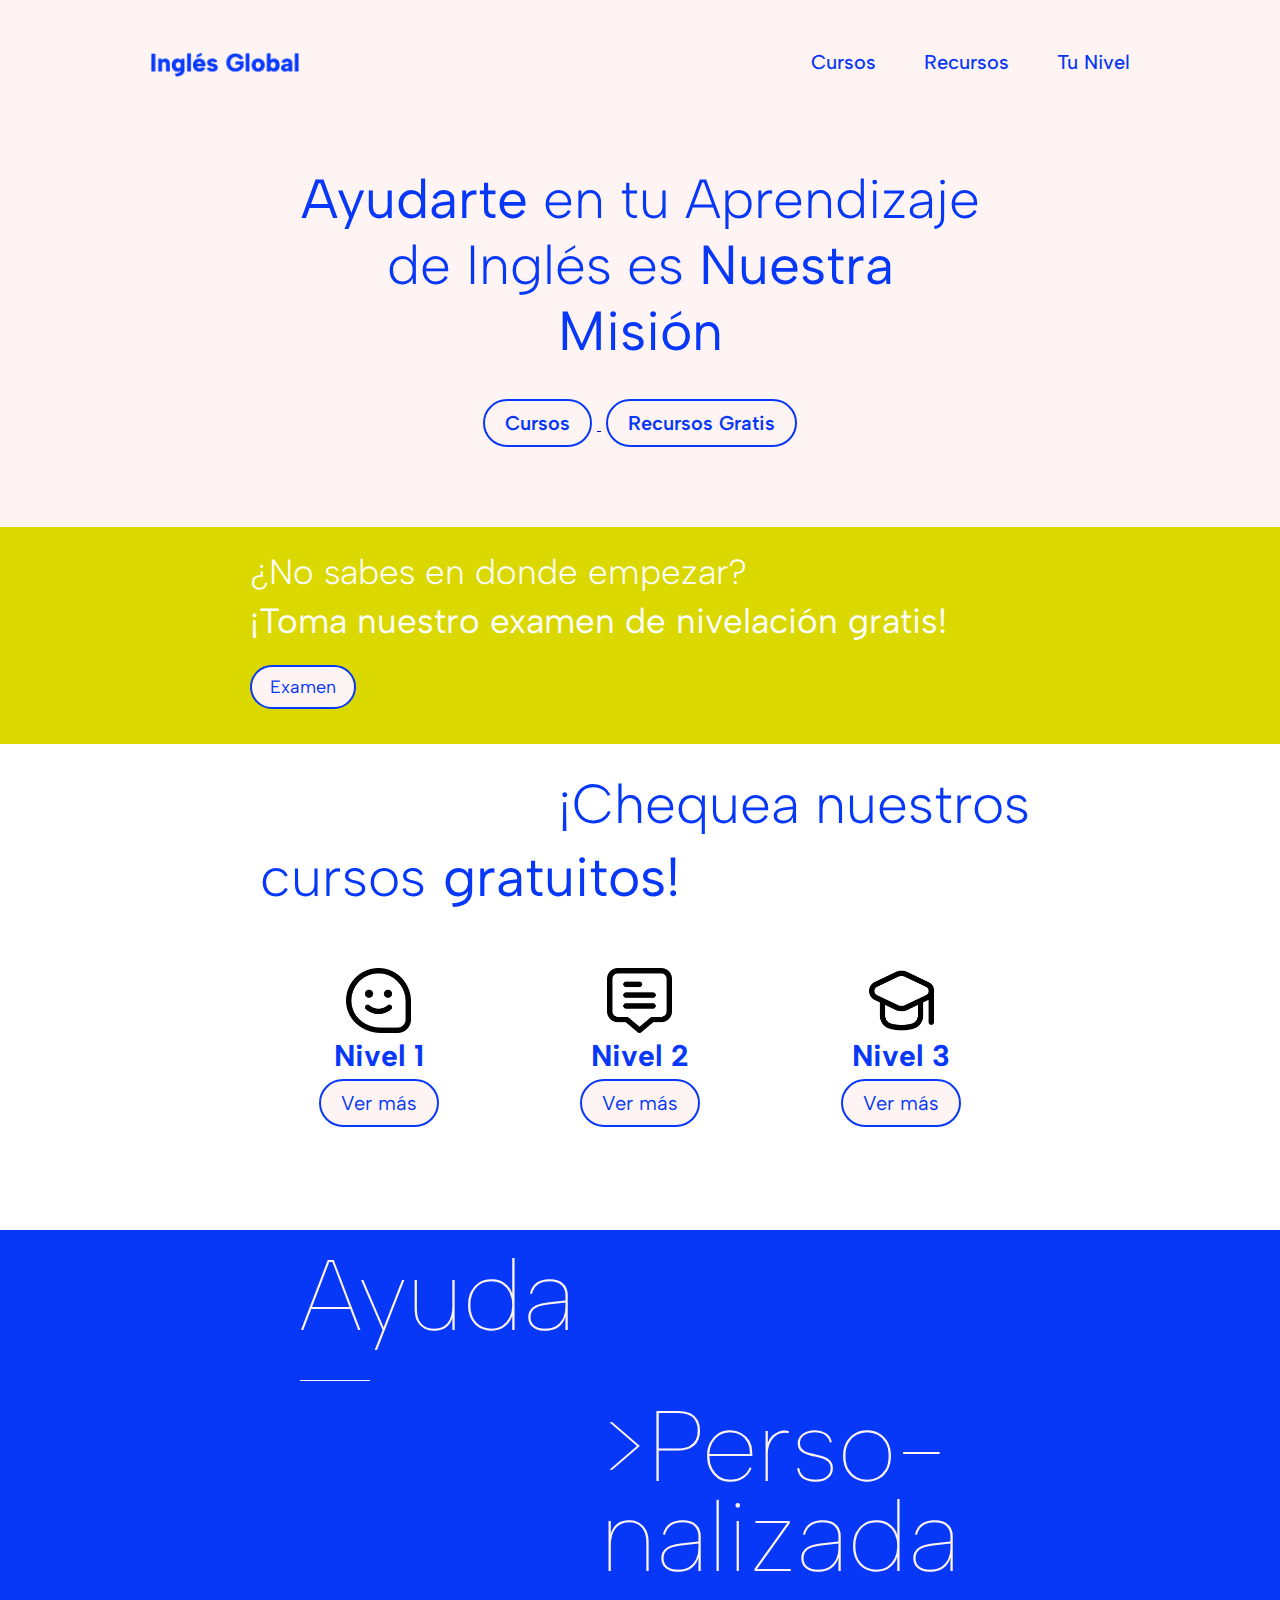
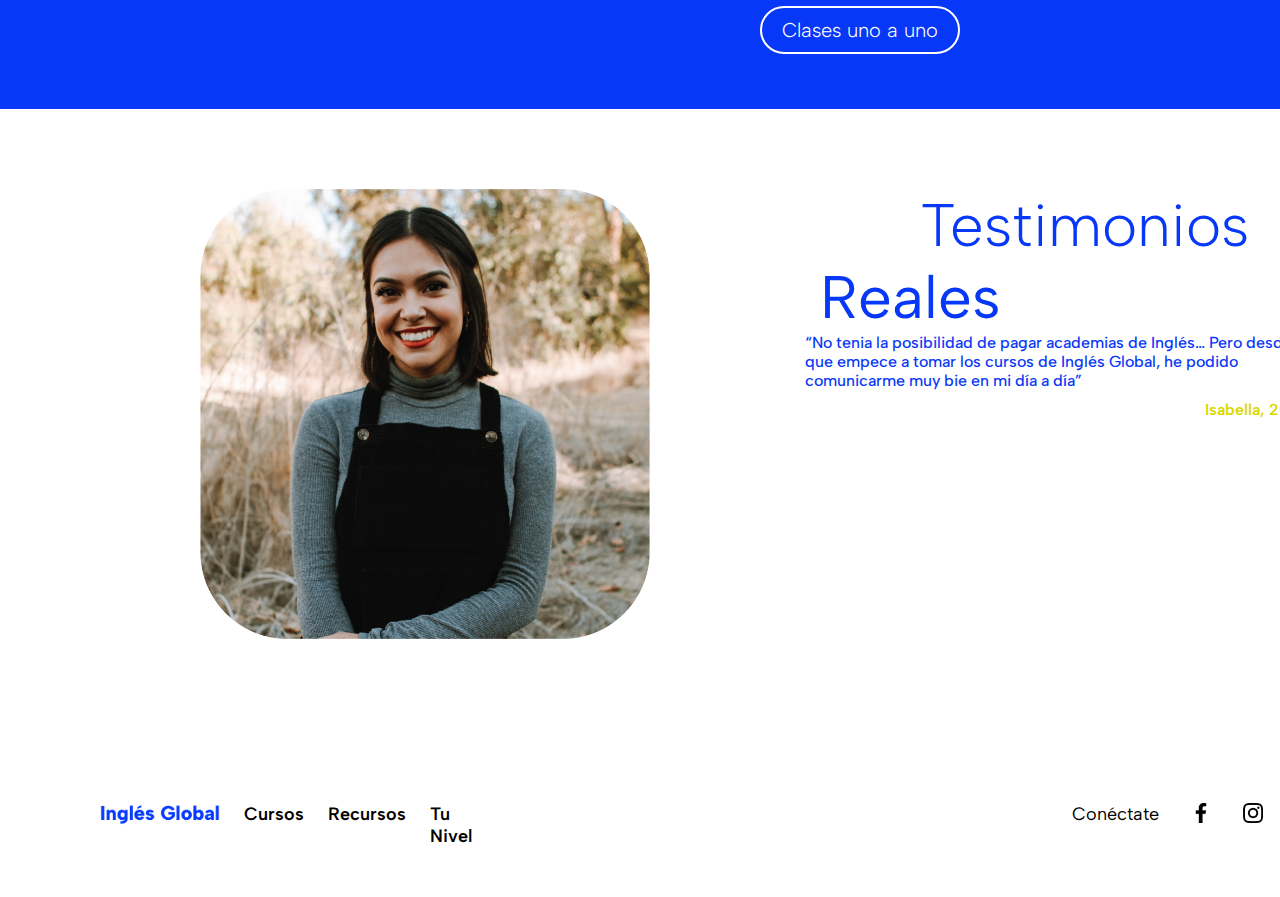
<file: Index.html>
<!doctype html>
<html>
<head>
<meta charset="UTF-8">
    <title>Ingles Global</title>
    <link rel="preconnect" href="https://fonts.googleapis.com">
    <link rel="preconnect" href="https://fonts.gstatic.com" crossorigin>
    <link href="https://fonts.googleapis.com/css2?family=Albert+Sans:wght@100;300;400;500;600;700&display=swap" rel="stylesheet">
<link rel="stylesheet" href="Index.css">
    <style>
        body {font-family: Albert Sans, sans-serif;
        }
     
        .HomeLanding {
            background-color: #FFF4F4;

        }
        .TomaExamen {
            background-color: #DBD800;
        
        }
        .ClasesPagas {
            background-color:#0838F7;
        }
    </style>

</head>

<body>

    
        <header>
            <nav>
                <ul> 
                        <container class="containera">
                           <a href="Index.html"><img src="HomePageImages/logo.png" alt="" id="logo" width="150px" height="auto"></a>
                        </container>

                        <container class="containerb">
                            <li><a href="Cursos.html">Cursos</a></li>
                            <li><a href="Recursos.html">Recursos</a></li>
                            <li><a href="Examen.html">Tu Nivel</a></li>
                        </container>
                
                </ul>
            </nav>
        </header>
  

<section class="HomeLanding">
    <div class="homecontainer">
        <h2><b>Ayudarte</b> en tu Aprendizaje de Inglés es <b>Nuestra Misión</b></h2>
    </div>
    <div class="container1">
        <a href="Cursos.html"><button type="button">Cursos</button> </a>
        <a href="Recursos.html"><button type="button">Recursos Gratis</button></a>
    </div>
</section>

<section class="TomaExamen">
    <h3>¿No sabes en donde empezar?</h3>
    <h3><b>¡Toma nuestro examen de nivelación gratis!</b></h3>
    <a href="Examen.html"><button type="button">Examen</button></a>
</section>

<section class="Cursos">

    <section class="NivelesType">
        <div class="container1b">
            <h2>¡Chequea nuestros</h2>
        </div>

        <div class="container1c">
            <h2> cursos <b>gratuitos!</b> </h2>
        </div>
    </section>
    <section class="Niveles">

        <div class="container2">
            <section class="Nivel1">
                <img src="HomePageImages/commentsmile.png" alt="Nivel 1 Icon" width="65" height="65">
                <h4>Nivel 1</h4>
                <a href="Cursos.html"><button type="button">Ver más</button></a>
            </section>

            <section class="Nivel2">
                <img src="HomePageImages/comment.png" alt="Nivel 2 Icon" width="65" height="65">
                <h4>Nivel 2</h4>
                <a href="Cursos.html"><button type="button">Ver más</button></a>
            </section>
            
            <section class="Nivel3">
               <img src="HomePageImages/graduationcap.png" alt="Nivel 3 Icon" width="65" height="65">
                <h4>Nivel 3</h4>
                <a href="Cursos.html"><button type="button">Ver más</button></a>
            </section>
        </div>
    </section>      
    
</section>

<section class="ClasesPagas">

    <div class="container3">
        <h1>Ayuda</h1>
        <hr width="70"
        size="3"
        color="white">
    </div>

    <div class="container4">
        <h1>>Perso-<br>nalizada</h1>
        <a href="Cursos.html"> <button type="button"> Clases uno a uno</button>  </a>
    </div>  
</section>

<section class="Testimonio">
    <div class= "row">
        <div class= "column">
            <div class= "testimonial_image">
                <img src="HomePageImages/Testimonial.png" alt="Testimonial Woman" height="auto" width="450">
            </div>
        </div>
        <div class="column">
            <div class="title">
                <div class="title1">
                        <h3> Testimonios</h3>
                </div>
                <div class="title2">
                        <h3> <b> Reales </b> </h3>
                </div>
                <div class="paragraph1">
                        <p>“No tenia la posibilidad de pagar
                        academias de Inglés… Pero desde
                        que empece a tomar los cursos de
                        Inglés Global, he podido comunicarme
                        muy bie en mi día a día”</p>
                </div>
                <div class="paragraph2">
                        <p>Isabella, 2023.</p>
                </div>
            </div>
        <div>
    </div>
 </section>


 <footer>
    <div class="container"> 
        <div class="footerleft">
            <a href="inglesglobal2.html"><img src="HomePageImages/logo.png" alt="" id="logo" width="120px" height="auto"></a>
            <li><a href="Cursos.html">Cursos</a></li>
            <li><a href="Recursos.html">Recursos</a></li>
            <li><a href="Examen.html">Tu Nivel</a></li>
        </div>
        
        <div class="footerright"> 
            <p> Conéctate </p>
            <li> <img src="Socials Images/facebook.png" alt="Facebook" height= "20px" width="20px"> </li>   
            <li> <img src="Socials Images/instagram.png" alt="Instagram" height="20px" width="20px"> </li>
            <li> <img src="Socials Images/whatsapp.png" alt="Whatsapp" height="20px" width="20px"> </li>

</footer>

</body>
</html>
</file>
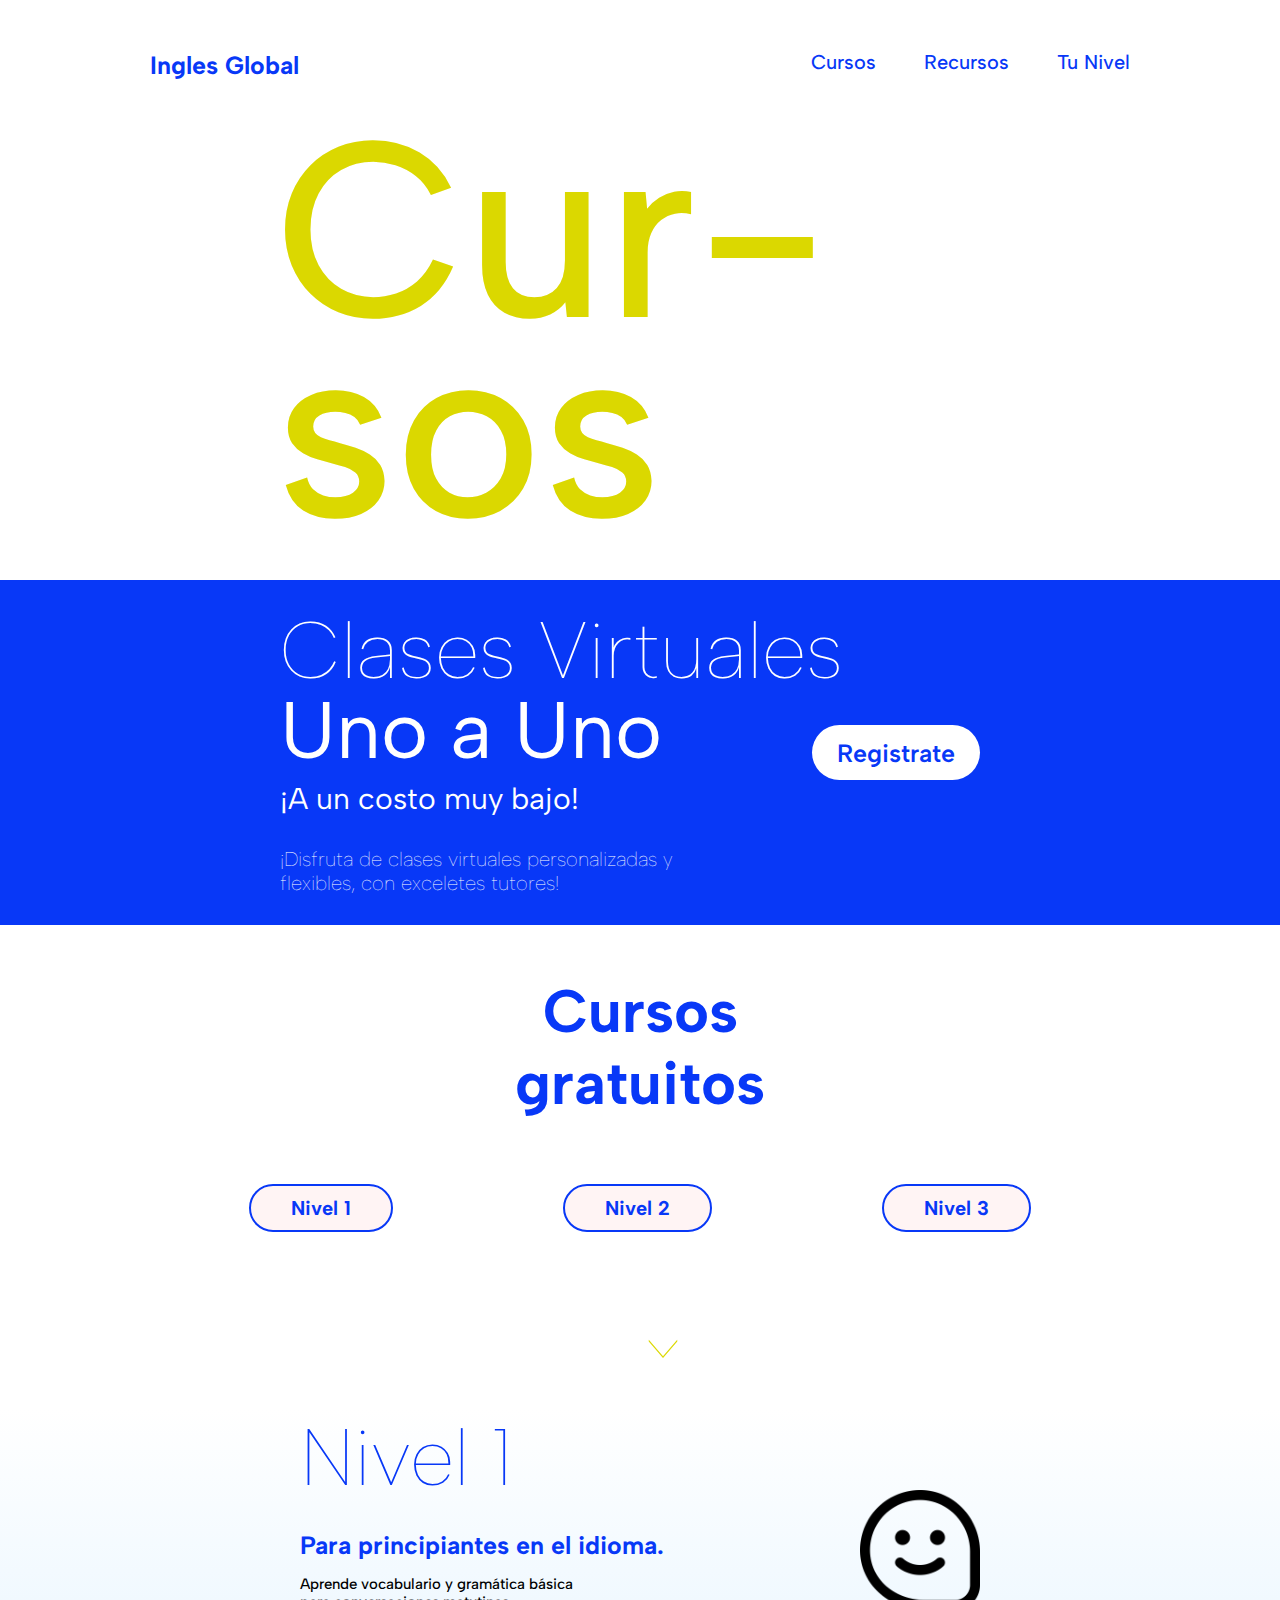
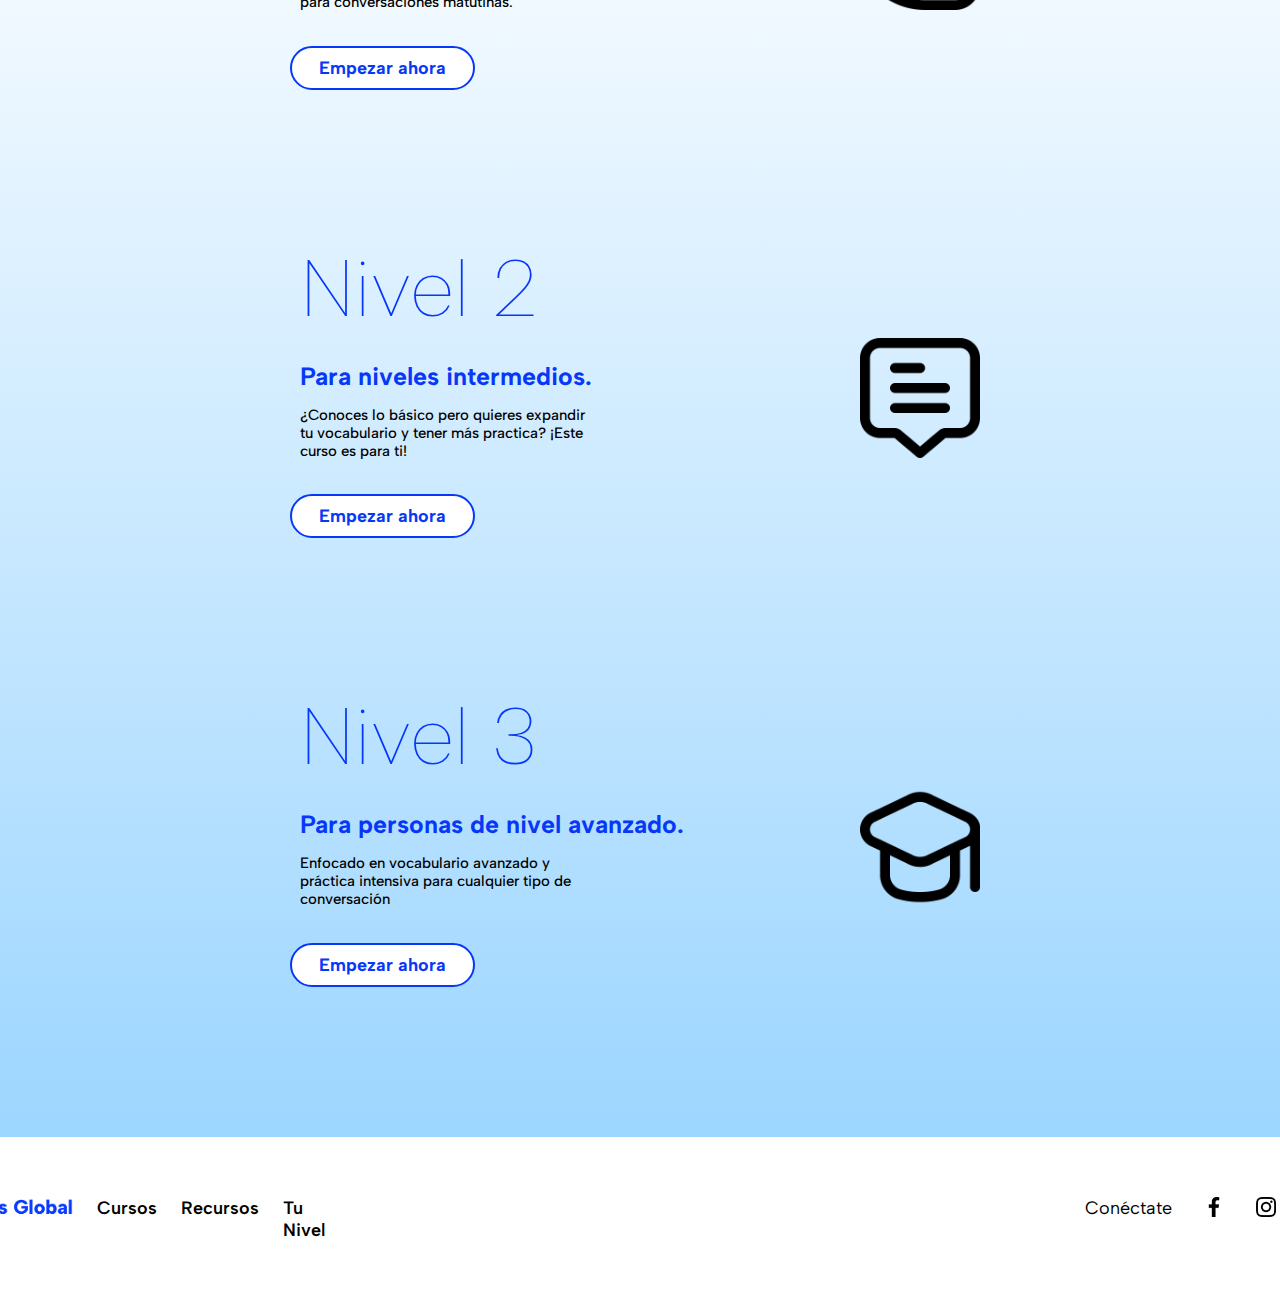
<file: Cursos.html>
<!doctype html>
<html>
<head>
<meta charset="UTF-8">
    <title>Cursos</title>
    <link rel="preconnect" href="https://fonts.googleapis.com">
    <link rel="preconnect" href="https://fonts.gstatic.com" crossorigin>
    <link href="https://fonts.googleapis.com/css2?family=Albert+Sans:wght@100;300;400;500;600;700&display=swap" rel="stylesheet">
<link rel="stylesheet" href="Cursos.css">
    <style>
        body {font-family: Albert Sans, sans-serif;
        }
    </style>  

<body> 
    <header>
        <nav>
            <ul> 
                <section class="navigation">
                    <container class="containera">
                        <li><a href="Index.html">Ingles Global</a></li>
                    </container>

                    <container class="containerb">
                        <li><a href="Cursos.html">Cursos</a></li>
                        <li><a href="Recursos.html">Recursos</a></li>
                        <li><a href="Examen.html">Tu Nivel</a></li>
                    </container>
                </section>
            </ul>
        </nav>
    </header>

    <section class="Landing">
        <h1> Cur-sos</h1>
    </section>

    <section class="ClasesPagas">
        <div class="typecontainer1">
            <h2> Clases Virtuales <b> Uno a Uno </b></h2>
            <h3> ¡A un costo muy bajo!</h3>
            <p> ¡Disfruta de clases virtuales personalizadas y flexibles, con exceletes tutores! </p>
         </div>
        <button type="button"> Registrate </button>
    </section>

    <section class="Cursosgratis">
        <h2> Cursos gratuitos </h2>
        <div class="container">
            <a href="#StartNivel1"><button type="button"> Nivel 1 </button></a>
            <a href="#StartNivel2"><button type="button"> Nivel 2 </button></a>
            <a href="#StartNivel3"><button type="button"> Nivel 3 </button></a>
        </div>
        <h3> > </h3>
    </section>

    <section class="CursosScroll">
        <div class="Nivel1">
            <div class="typecontainer">
                <h2 id="StartNivel1"> Nivel 1</h2>
                <h3> Para principiantes en el idioma. </h3>
                <p> Aprende vocabulario y gramática básica para conversaciones matutinas.</p>
                <button type="button"> Empezar ahora</button>
            </div>
            <img src="HomePageImages/commentsmile.png" alt="Nivel 1 Icon" width="120" height="120">
        </div>

        <div class="Nivel2">
            <div class="typecontainer">
                <h2 id="StartNivel2"> Nivel 2</h2>
                <h3> Para niveles intermedios. </h3>
                <p> ¿Conoces lo básico pero quieres expandir tu vocabulario y tener más practica? ¡Este curso es para ti!</p>
                <button type="button"> Empezar ahora</button>
            </div>
            <img src="HomePageImages/comment.png" alt="Nivel 2 Icon" width="120" height="120">
        </div>

        <div class="Nivel3">
            <div class="typecontainer">
                <h2 id="StartNivel3"> Nivel 3</h2>
                <h3> Para personas de nivel avanzado. </h3>
                <p> Enfocado en vocabulario avanzado y práctica intensiva para cualquier tipo de conversación</p>
                <button type="button"> Empezar ahora</button>
            </div>
            <img src="HomePageImages/graduationcap.png" alt="Nivel 3 Icon" width="120" height="120">
        </div>

    </section>

    <footer>
        <div class="container"> 
            <div class="footerleft">
                <a href="inglesglobal2.html"><img src="HomePageImages/logo.png" alt="" id="logo" width="120px" height="auto"></a>
                <li><a href="Cursos.html">Cursos</a></li>
                <li><a href="Recursos.html">Recursos</a></li>
                <li><a href="Examen.html">Tu Nivel</a></li>
            </div>
            
            <div class="footerright"> 
                <p> Conéctate </p>
                <li> <img src="Socials Images/facebook.png" alt="Facebook" height= "20px" width="20px"> </li>   
                <li> <img src="Socials Images/instagram.png" alt="Instagram" height="20px" width="20px"> </li>
                <li> <img src="Socials Images/whatsapp.png" alt="Whatsapp" height="20px" width="20px"> </li>
    
    </footer>
    
</body>
</file>
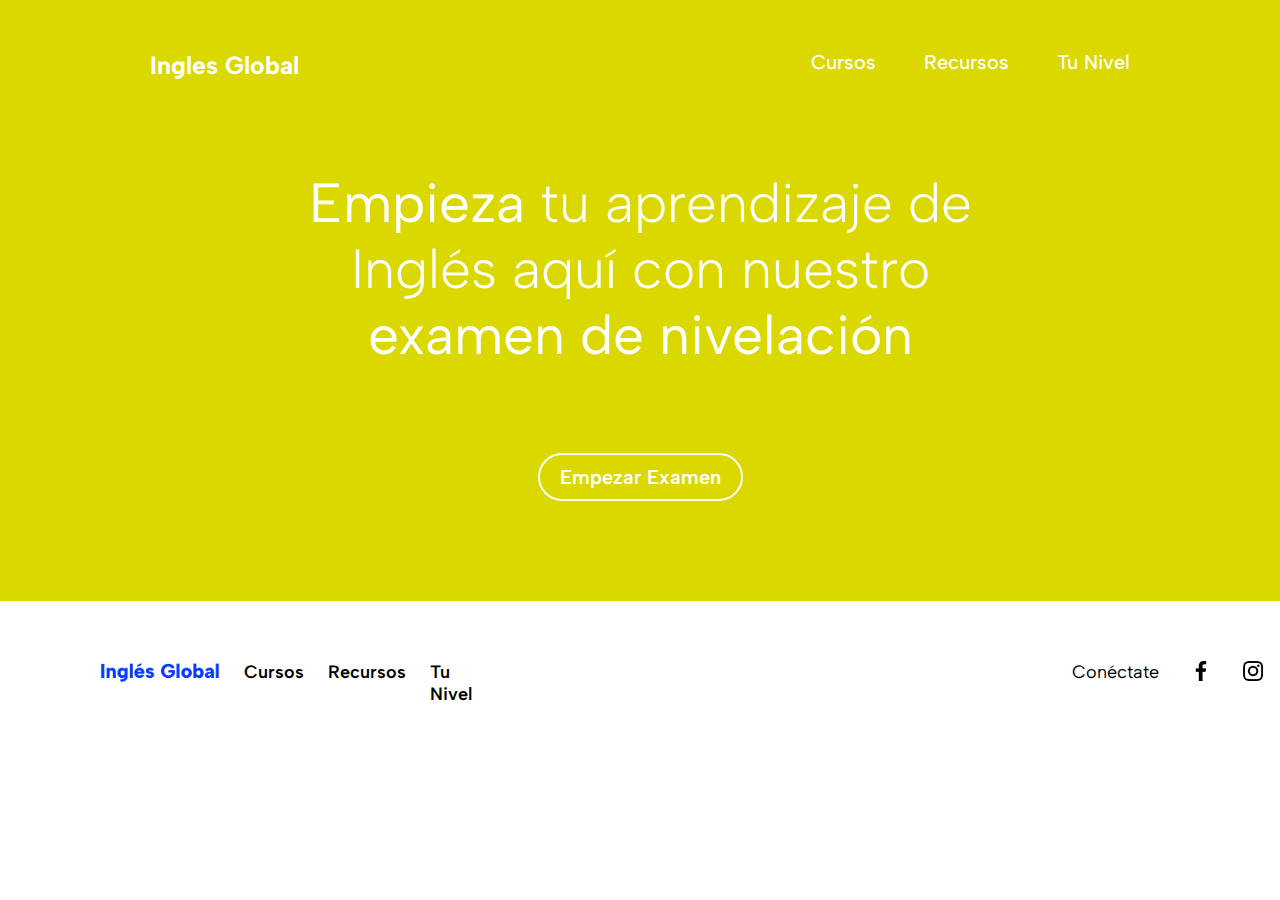
<file: Examen.html>
<!doctype html>
<html>
<head>
<meta charset="UTF-8">
    <title>Examen Gratis</title>
    <link rel="preconnect" href="https://fonts.googleapis.com">
    <link rel="preconnect" href="https://fonts.gstatic.com" crossorigin>
    <link href="https://fonts.googleapis.com/css2?family=Albert+Sans:wght@100;300;400;500;600;700&display=swap" rel="stylesheet">
<link rel="stylesheet" href="Examen.css">
</head>
<style>
    body {font-family: Albert Sans, sans-serif;
    }

    .wrapper {
        background-color: white;
    }
    
    .ExamenLanding {
        background-color: #DBD800;
    }
    .footer {
        background-color: #FFF4F4;
    }
    .socials {
        background-color: #FFF4F4;
    }
</style>

    <section class="wrapper">
        <header>
            <nav>
                <ul>
                        <container class="containera">
                            <li><a href="Index.html">Ingles Global</a></li>
                        </container>
                        <container class="containerb">
                            <li><a href="Cursos.html">Cursos</a></li>
                            <li><a href="Recursos.html">Recursos</a></li>
                            <li><a href="Examen.html">Tu Nivel</a></li>
                        </container>
                   
                </ul>
            </nav>
        </header>
    </section>

    <section class="ExamenLanding">
        <div class="Maintext">
            <h2> <b> Empieza</b> tu aprendizaje de <br>
            Inglés aquí con nuestro <br>
            <b>examen de nivelación</b></h2>
     </div>

     <div class="Examenbutton">
        <button type="button"> Empezar Examen </button>
    </div>
    </section>

    <footer>
        <div class="container"> 
            <div class="footerleft">
                <a href="inglesglobal2.html"><img src="HomePageImages/logo.png" alt="" id="logo" width="120px" height="auto"></a>
                <li><a href="Cursos.html">Cursos</a></li>
                <li><a href="Recursos.html">Recursos</a></li>
                <li><a href="Examen.html">Tu Nivel</a></li>
            </div>
            
            <div class="footerright"> 
                <p> Conéctate </p>
                <li> <img src="Socials Images/facebook.png" alt="Facebook" height= "20px" width="20px"> </li>   
                <li> <img src="Socials Images/instagram.png" alt="Instagram" height="20px" width="20px"> </li>
                <li> <img src="Socials Images/whatsapp.png" alt="Whatsapp" height="20px" width="20px"> </li>
    
    </footer>
    
</body>
</file>
<file: Index.css>
/* CSS Reset */


* {margin: 0; padding: 0; border: 0; }

.body {
    margin: auto;
    width: 1500px;
    background-color: white;
    font-family: 'Albert Sans',sans-serif;
    color:#0838F7;
}

h1 {
    font-size: 100px;
    color: #FFF4F4;
    text-align: center;
    margin-left: 90px;
    margin-right: 90px;
    font-weight: 100;
    line-height: 90px;
    padding: 0.2em 0.2em;
}

h2{
    font-size: 55px;
    color: #0838F7;
    text-align: center;
    margin-left: 100px;
    margin-right: 100px;
    font-weight: 300;
}

h3 { 
    font-size: 35px;
    color: white;
    text-align: left;
    margin-left: 70px;
    margin-right: 70px;
    font-weight:300;
}

h4 {
    font-size: 25px;
    color: #0838F7;
}

/* Header */


.header{
    color: white;
    overflow: hidden;
}

nav a {
    text-decoration: none;
    color:#0838F7;
    font-size: 20px;
    align-items:center ;

}

nav a:hover {
    color: gray;
}

.containera a:hover {
    color: gray;
}

.containera {
    list-style: none;
    font-weight:700;
    float: left;
    margin: 50px 150px;
}

.containerb {
    list-style: none;
    font-weight: 500;
    float: right;
    display: flex;
    gap: 3em;
    margin: 50px 150px;
}

.h2{
    font-size: 55px;
    color: #0838F7;
    text-align: center;
    margin-left: 100px;
    margin-right: 100px;
    font-weight: 300;
    max-width: 900px;
}


section#Homelanding {
   background-color: #FFF4F4;
}

.homecontainer {
    padding-top: 13%;
}

.homecontainer h2 {
    margin-left: 300px;
    margin-right: 300px;
    padding-bottom: 30px;
}

.container1 {
    text-align: center;
}

.HomeLanding button {
    font-size: 20px;
    font-family: 'Albert Sans', sans-serif;
    font-weight: 600;
    padding: 0.5em 1em;
    margin: 0.25em;
    border-radius: 2em;
    border: 2px solid black;
    border-color: #0838F7;
    color: #0838F7;
    background: none;
    display: inline-block;
    margin-bottom: 80px;
}

.HomeLanding button:hover {
    border-color:gray;
    color:gray;
}

.TomaExamen {
    padding-top: 20px;
    padding-bottom: 15px;
}
.TomaExamen h3 {
    padding:0.1em;
    padding-left: 2em;
    margin-left: 180px;
    margin-right: 80px;
}


.TomaExamen button {
    font-size: 18px;
    font-family: 'Albert Sans', sans-serif;
    padding: 0.5em 1em;
    margin: 0.25em;
    border-radius: 2em;
    border: 2px solid black;
    border-color: #0838F7;
    color: #0838F7;
    background: #FFF4F4;
    margin-top: 20px;
    margin-left: 250px;
    margin-bottom: 20px;
}

.TomaExamen button:hover {
    border-color: black;
    color: black;
}

/* Chequea nuestros cursos section */


.container1b h2 {
    margin-top: 30px;
    text-align: left;
    line-height:60px;
    display: flex;
    justify-content: flex-end;
    margin-right: 250px;
}

.container1c h2 {
    padding: 10px;
    margin-left: 250px;
    display: flex;
    justify-content: flex-start;
    gap: 0.3em;
}

.container2 {
    display: inline-block;
    text-align:center;
    display: flex;
    align-items: center;
    justify-content: space-around;
    padding:3em 3em;
    margin: 0 200px;
    position: relative;

}

.Niveles {
    padding-bottom: 50px;
}
.Nivel1 button {
    font-size: 20px;
    font-family: 'Albert Sans', sans-serif;
    padding: 0.5em 1em ;
    margin: 0.25em;
    border-radius: 2em;
    border: 2px solid black;
    border-color: #0838F7;
    color: #0838F7;
    background: #FFF4F4;
}  

.Nivel2 button {
    font-size: 20px;
    font-family: 'Albert Sans', sans-serif;
    padding: 0.5em 1em;
    margin: 0.25em;
    border-radius: 2em;
    border: 2px solid black;
    border-color: #0838F7;
    color: #0838F7;
    background: #FFF4F4;
}  

.Nivel3 button {
    font-size: 20px;
    font-family: 'Albert Sans', sans-serif;
    padding: 0.5em 1em;
    margin: 0.25em;
    border-radius: 2em;
    border: 2px solid black;
    border-color: #0838F7;
    color: #0838F7;
    background: #FFF4F4;
}  
.Niveles button:hover {
    border-color: black;
    color: black;
}

.Cursos h4 {
    font-size: 30px;
}

/*Clases Pagas Section*/

.ClasesPagas {
    padding-bottom: 50px;
}
.container3 h1 {
    text-align:left;
    margin-bottom: 20px;
    margin-left: 280px;
}
.container3 hr {
    position: relative; 
    margin-left: 300px;
}

.container4 h1 {
    text-align:left;
    display: flex;
    justify-content: flex-end;
    margin-right: 300px;
}
.ClasesPagas button {
    font-size: 20px;
    font-family: 'Albert Sans', sans-serif;
    font-weight: 300;
    padding: 0.5em 1em;
    margin: 0.25em;
    border-radius: 2em;
    border: 2px solid black;
    border-color: white;
    color: white;
    background: none;
    margin-left: 760px;
}

.ClasesPagas button:hover {
    border-color: #001878;
    color: #001878;
}

.ClasesPagas a:on click {
    text-decoration: none;
}

/* Testimonio section */

.Testimonio {
    display: flex;
}
.Testimonio h3 {
    color: #0838F7;
    font-size: 60px;
}

.Testimonio p {
    color: #0838F7;
    padding-left: 55px;
    font-weight: 500;
}

.paragraph2 p {
    color:  #DBD800;
    font-weight: 600;
    padding-top: 10px;
    margin-left: 400px;
}
.title1 {
    padding-left:100px;
}

.row {
    margin-right: 300px;
    padding-top: 80px;
    display: flex;
    flex-direction: row;
    align-content: flex-start;
    max-width: 700px;


}
.column {
    margin-left: 100px;
    flex: 2;
    padding-bottom: 100px;
}
.testimonial_image {
    text-align: center;
    padding-left: 100px;
}

/* Footer */

.container {
    overflow: hidden;
    display: flex;
    flex-direction: row;
    margin-top: 30px;
    margin-bottom: 50px;
 }
 
 .footerleft {
     display: flex;
     gap: 1.5em;
     margin-left: 100px;
     padding-top: 30px;
 }
 
 .footerleft a {
     color: black;
     font-size: 18px;
     font-weight: 600;
     text-decoration: none;
 }
 
 .footerleft li {
     list-style: none;
 }
 
 .footerright {
     display: flex;
     gap: 2em;
     margin-left: 600px;
     margin-right: 100px;
     padding-top: 30px;
 
 }
 .footerright p {
     font-size: 18px;
 }
 
 .footerright li {
     list-style:none
 }
</file>
<file: Cursos.css>
/* CSS Reset */


* {margin: 0; padding: 0; border: 0; }

.body {
    margin: auto;
    width: 1500px;
    background-color: white;
    font-family: 'Albert Sans',sans-serif;
    color: white;
}
/* Header */


.header{
    color: white;
    overflow: hidden;
}

nav a {
    text-decoration: none;
    color:#0838F7;
    font-size: 20px;
    align-items:center ;

}

nav a:hover {
    color: gray;
}


.containera {
    list-style: none;
    font-weight:700;
    float: left;
    margin: 50px 150px;
}

.containera a{
    font-size: 25px;
}

.containerb {
    list-style: none;
    font-weight: 500;
    float: right;
    display: flex;
    gap: 3em;
    margin: 50px 150px;
}

/* Landing */

.Landing h1 {
    font-weight: 500;
    font-size: 250px;
    line-height: 200px;
    color: #DBD800;
    max-width: 50px;
    margin-left: 150px;
    padding: 0.5em;
    padding-bottom: 0.2em;
}

/* ClasesPagas */

.ClasesPagas {
    background-color:#0838F7;
}

.ClasesPagas h2 {
    font-size: 80px;
    font-weight: 100;
    line-height: 80px;
    color: white;
    max-width: 600px;
    margin-left: 280px;
    padding-top: 30px;
}

.ClasesPagas h3 {
    font-size: 30px;
    font-weight: 400;
    color: white;
    margin-left: 280px;
    padding-top: 10px;
}

.ClasesPagas p {
    font-size: 20px;
    font-weight: 100;
    color: white;
    margin-left: 280px;
    padding-top: 30px;
    padding-bottom: 30px;
    max-width: 400px;
}

.ClasesPagas button {
    font-size:25px;
    font-family: 'Albert Sans', sans-serif;
    font-weight: 600;
    padding: 0.5em 1em;
    margin: 0.25em;
    border-radius: 2em;
    color:#0838F7;
    background: white;
    margin-bottom: 80px;
    float: right;
    margin-top: -200px;
    margin-right: 300px;
}

.ClasesPagas button:hover {
    color:#DBD800
}

/* Cursos Gratuitos */

.container {
    display: flex;
    justify-content:center;
    gap: 10em;

}
.Cursosgratis h2 {
    font-size: 60px;
    color:#0838F7;
    text-align: center;
    margin-right: 450px;
    margin-left: 450px;
    margin-top: 50px;
    padding-bottom: 30px;

}

.Cursosgratis button {
    font-size: 20px;
    font-weight: 700;
    font-family: 'Albert Sans', sans-serif;
    padding: 0.5em 2em ;
    margin: 0.25em;
    border-radius: 2em;
    border: 2px solid black;
    border-color: #0838F7;
    color: #0838F7;
    background: #FFF4F4;
}

.Cursosgratis button:hover {
    border-color: black;
    color: black;
}

.Cursosgratis h3 {
    text-align: center;
    transform: rotate(90deg);
    font-size: 60px;
    font-weight: 100;
    color:#DBD800;
    padding-bottom: 50px;
    margin-right:4px;
}

/* Cursos Scroll */

.CursosScroll {
    overflow: hidden;
    background-image: linear-gradient(white, #0396ff64)
}

.CursosScroll h2 {
    font-size: 80px;
    font-weight: 100;
    color:#0838F7;
    margin-left: 300px;
}

.CursosScroll h3 {
    font-size: 25px;
    font-weight: 700;
    color:#0838F7;
    margin-left: 300px;
    padding-top: 1em;
}

.CursosScroll p {
    font-size: 15px;
    font-weight: 500;
    color: black;
    margin-left: 300px;
    max-width: 300px;
    padding-top: 1em;
    padding-bottom: 2em;
}

.CursosScroll button {
    font-size: 18px;
    font-weight: 700;
    font-family: 'Albert Sans', sans-serif;
    padding: 0.5em 1.5em ;
    margin: 0.25em;
    border-radius: 2em;
    border: 2px solid black;
    border-color: #0838F7;
    color: #0838F7;
    background: white;
    margin-left: 290px; 
    margin-bottom: 150px;
}

.CursosScroll button:hover {
    border-color: black;
    color: black;
}

.CursosScroll img {
    float: right;
    margin-top: -350px;
    margin-right: 300px;
}

/* Footer */
.footer {
    overflow: hidden;
}
.container {
    display: flex;
    flex-direction: row;
    margin-top: 30px;
    margin-bottom: 50px;
 }
 
 .footerleft {
     display: flex;
     gap: 1.5em;
     margin-left: 100px;
     padding-top: 30px;
 }
 
 .footerleft a {
     color: black;
     font-size: 18px;
     font-weight: 600;
     text-decoration: none;
 }
 
 .footerleft li {
     list-style: none;
 }
 
 .footerright {
     display: flex;
     gap: 2em;
     margin-left: 600px;
     margin-right: 100px;
     padding-top: 30px;
 
 }
 .footerright p {
     font-size: 18px;
 }
 
 .footerright li {
     list-style:none
 }
</file>
<file: Examen.css>
/* CSS Reset */
* {margin: 0; padding: 0; border: 0; }


.body {
    margin: auto;
    width: 1500px;
    background-color: white;
    font-family: 'Albert Sans',sans-serif;
    color: white;
}

/* Navigation Header*/
.header{
    overflow: hidden;
}

nav a {
    text-decoration: none;
    color:white;
    font-size: 20px;
    align-items:center ;

}

nav a:hover {
    color: gray;
}


.containera {
    list-style: none;
    font-weight:700;
    float: left;
    margin: 50px 150px;
}

.containera a{
    font-size: 25px;
}
.containerb {
    list-style: none;
    font-weight: 500;
    float: right;
    display: flex;
    gap: 3em;
    margin: 50px 150px;
}


h2{
    font-size: 55px;
    color: white;
    text-align: center;
    margin-left: 100px;
    margin-right: 100px;
    font-weight: 300;
}

.ExamenLanding {
    text-align: center;
}
.Maintext h2 {
    padding: 170px;
    padding-bottom: 80px;
}
.Examenbutton button {
    font-size: 20px;
    font-family: 'Albert Sans', sans-serif;
    font-weight: 600;
    padding: 0.5em 1em;
    margin: 0.25em;
    border-radius: 2em;
    border: 2px solid black;
    border-color: white;
    color:white;
    background: none;
    display: inline-block;
    margin-bottom: 100px;
}

.Examenbutton button:hover {
    border-color: #0838F7;
    color:#0838F7;
    background: none;
}

/* Footer */

.container {
    overflow: hidden;
    display: flex;
    flex-direction: row;
    margin-top: 30px;
    margin-bottom: 50px;
 }
 
 .footerleft {
     display: flex;
     gap: 1.5em;
     margin-left: 100px;
     padding-top: 30px;
 }
 
 .footerleft a {
     color: black;
     font-size: 18px;
     font-weight: 600;
     text-decoration: none;
 }
 
 .footerleft li {
     list-style: none;
 }
 
 .footerright {
     display: flex;
     gap: 2em;
     margin-left: 600px;
     margin-right: 100px;
     padding-top: 30px;
 
 }
 .footerright p {
     font-size: 18px;
 }
 
 .footerright li {
     list-style:none
 }
</file>
